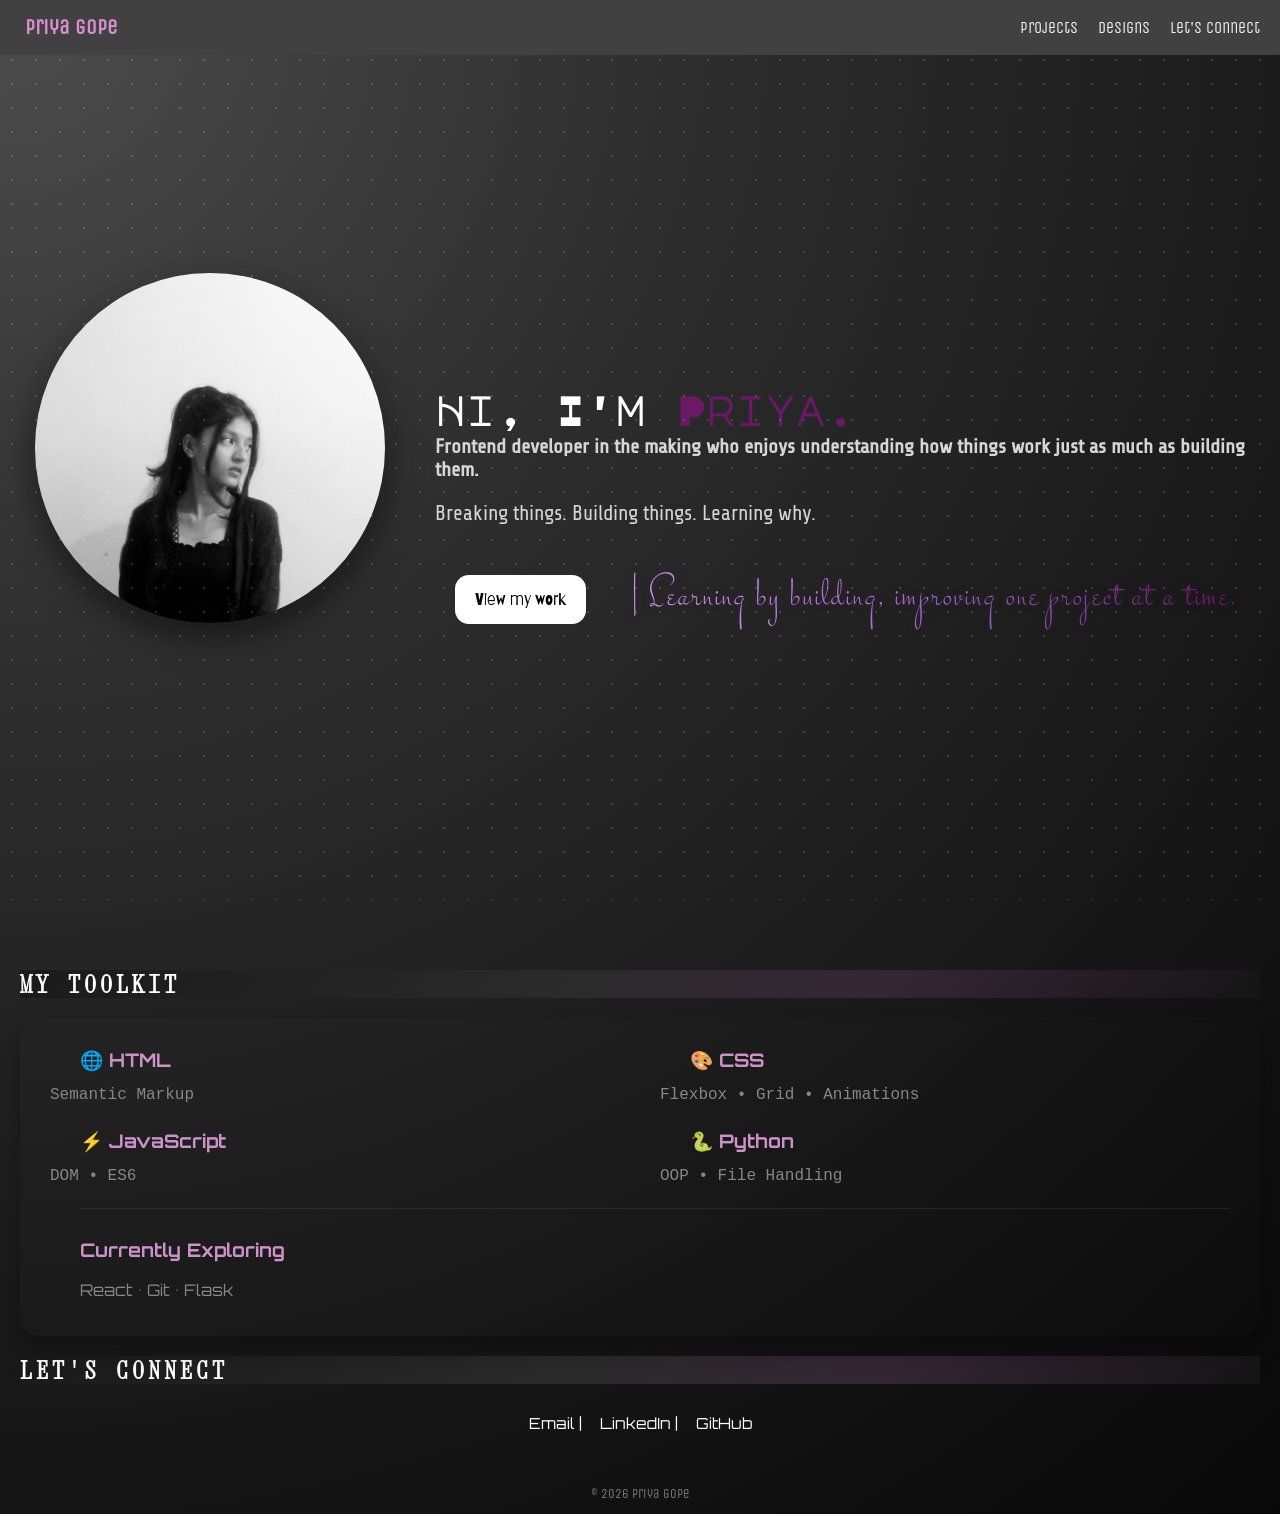
<file: index.html>
<!DOCTYPE html>
<html lang="en">
<head>
    <meta charset="UTF-8">
    <meta name="viewport" content="width=device-width, initial-scale=1.0">
    <!-- FONTS -->

    <link rel="preconnect" href="https://fonts.googleapis.com">
<link rel="preconnect" href="https://fonts.gstatic.com" crossorigin>
<link href="https://fonts.googleapis.com/css2?family=Tangerine:wght@400;700&display=swap" rel="stylesheet">

<link rel="preconnect" href="https://fonts.googleapis.com">
<link rel="preconnect" href="https://fonts.gstatic.com" crossorigin>
<link href="https://fonts.googleapis.com/css2?family=Cormorant+Garamond:ital,wght@0,300..700;1,300..700&display=swap" rel="stylesheet">

<link rel="preconnect" href="https://fonts.googleapis.com">
<link rel="preconnect" href="https://fonts.gstatic.com" crossorigin>
<link href="https://fonts.googleapis.com/css2?family=Cormorant+Garamond:ital,wght@0,300..700;1,300..700&family=Passions+Conflict&display=swap" rel="stylesheet">


<link rel="preconnect" href="https://fonts.googleapis.com">
<link rel="preconnect" href="https://fonts.gstatic.com" crossorigin>
<link href="https://fonts.googleapis.com/css2?family=Cormorant+Garamond:ital,wght@0,300..700;1,300..700&family=Mrs+Sheppards&family=Passions+Conflict&display=swap" rel="stylesheet">

<link rel="preconnect" href="https://fonts.googleapis.com">
<link rel="preconnect" href="https://fonts.gstatic.com" crossorigin>
<link href="https://fonts.googleapis.com/css2?family=Cormorant+Garamond:ital,wght@0,300..700;1,300..700&family=Monsieur+La+Doulaise&family=Mrs+Sheppards&family=Passions+Conflict&display=swap" rel="stylesheet">

<link rel="preconnect" href="https://fonts.googleapis.com">
<link rel="preconnect" href="https://fonts.gstatic.com" crossorigin>
<link href="https://fonts.googleapis.com/css2?family=Barriecito&family=Cormorant+Garamond:ital,wght@0,300..700;1,300..700&family=Monsieur+La+Doulaise&family=Mrs+Sheppards&family=Passions+Conflict&display=swap" rel="stylesheet">


<link rel="preconnect" href="https://fonts.googleapis.com">
<link rel="preconnect" href="https://fonts.gstatic.com" crossorigin>
<link href="https://fonts.googleapis.com/css2?family=Barriecito&family=Cormorant+Garamond:ital,wght@0,300..700;1,300..700&family=Monsieur+La+Doulaise&family=Mrs+Sheppards&family=Passions+Conflict&family=Special+Elite&display=swap" rel="stylesheet">

<link rel="preconnect" href="https://fonts.googleapis.com">
<link rel="preconnect" href="https://fonts.gstatic.com" crossorigin>
<link href="https://fonts.googleapis.com/css2?family=Barriecito&family=Cormorant+Garamond:ital,wght@0,300..700;1,300..700&family=Monsieur+La+Doulaise&family=Mrs+Sheppards&family=Passions+Conflict&family=Playfair+Display:ital,wght@0,400..900;1,400..900&family=Special+Elite&display=swap" rel="stylesheet">

<link rel="preconnect" href="https://fonts.googleapis.com">
<link rel="preconnect" href="https://fonts.gstatic.com" crossorigin>
<link href="https://fonts.googleapis.com/css2?family=Barriecito&family=Cormorant+Garamond:ital,wght@0,300..700;1,300..700&family=Monsieur+La+Doulaise&family=Mrs+Sheppards&family=Passions+Conflict&family=Playfair+Display:ital,wght@0,400..900;1,400..900&family=Share+Tech&family=Special+Elite&display=swap" rel="stylesheet">


<link rel="preconnect" href="https://fonts.googleapis.com">
<link rel="preconnect" href="https://fonts.gstatic.com" crossorigin>
<link href="https://fonts.googleapis.com/css2?family=Barriecito&family=Cormorant+Garamond:ital,wght@0,300..700;1,300..700&family=Major+Mono+Display&family=Monsieur+La+Doulaise&family=Mrs+Sheppards&family=Passions+Conflict&family=Playfair+Display:ital,wght@0,400..900;1,400..900&family=Share+Tech&family=Special+Elite&display=swap" rel="stylesheet">

<link rel="preconnect" href="https://fonts.googleapis.com">
<link rel="preconnect" href="https://fonts.gstatic.com" crossorigin>
<link href="https://fonts.googleapis.com/css2?family=Asimovian&family=Barriecito&family=Cormorant+Garamond:ital,wght@0,300..700;1,300..700&family=Major+Mono+Display&family=Monsieur+La+Doulaise&family=Mrs+Sheppards&family=Passions+Conflict&family=Playfair+Display:ital,wght@0,400..900;1,400..900&family=Share+Tech&family=Special+Elite&family=Unica+One&display=swap" rel="stylesheet">

<link rel="preconnect" href="https://fonts.googleapis.com">
<link rel="preconnect" href="https://fonts.gstatic.com" crossorigin>
<link href="https://fonts.googleapis.com/css2?family=Asimovian&family=Barriecito&family=Cormorant+Garamond:ital,wght@0,300..700;1,300..700&family=Libre+Barcode+128+Text&family=Major+Mono+Display&family=Monsieur+La+Doulaise&family=Mrs+Sheppards&family=Passions+Conflict&family=Playfair+Display:ital,wght@0,400..900;1,400..900&family=Share+Tech&family=Special+Elite&family=Unica+One&display=swap" rel="stylesheet">

<link rel="preconnect" href="https://fonts.googleapis.com">
<link rel="preconnect" href="https://fonts.gstatic.com" crossorigin>
<link href="https://fonts.googleapis.com/css2?family=Asimovian&family=Barriecito&family=Caesar+Dressing&family=Cormorant+Garamond:ital,wght@0,300..700;1,300..700&family=Libre+Barcode+128+Text&family=Major+Mono+Display&family=Monsieur+La+Doulaise&family=Mrs+Sheppards&family=Passions+Conflict&family=Playfair+Display:ital,wght@0,400..900;1,400..900&family=Share+Tech&family=Special+Elite&family=Unica+One&display=swap" rel="stylesheet">

<link rel="preconnect" href="https://fonts.googleapis.com">
<link rel="preconnect" href="https://fonts.gstatic.com" crossorigin>
<link href="https://fonts.googleapis.com/css2?family=Asimovian&family=Barriecito&family=Bigelow+Rules&family=Caesar+Dressing&family=Cormorant+Garamond:ital,wght@0,300..700;1,300..700&family=Libre+Barcode+128+Text&family=Major+Mono+Display&family=Monsieur+La+Doulaise&family=Mrs+Sheppards&family=Passions+Conflict&family=Playfair+Display:ital,wght@0,400..900;1,400..900&family=Share+Tech&family=Special+Elite&family=Unica+One&display=swap" rel="stylesheet">


<link rel="preconnect" href="https://fonts.googleapis.com">
<link rel="preconnect" href="https://fonts.gstatic.com" crossorigin>
<link href="https://fonts.googleapis.com/css2?family=Asimovian&family=Barriecito&family=Bigelow+Rules&family=Caesar+Dressing&family=Cormorant+Garamond:ital,wght@0,300..700;1,300..700&family=Libre+Barcode+128+Text&family=Major+Mono+Display&family=Monsieur+La+Doulaise&family=Mrs+Sheppards&family=Passions+Conflict&family=Playfair+Display:ital,wght@0,400..900;1,400..900&family=Share+Tech&family=Special+Elite&family=Stalemate&family=Unica+One&display=swap" rel="stylesheet">
 
<link rel="preconnect" href="https://fonts.googleapis.com">
<link rel="preconnect" href="https://fonts.gstatic.com" crossorigin>
<link href="https://fonts.googleapis.com/css2?family=Asimovian&family=Barriecito&family=Bigelow+Rules&family=Caesar+Dressing&family=Cormorant+Garamond:ital,wght@0,300..700;1,300..700&family=Libre+Barcode+128+Text&family=Major+Mono+Display&family=Monsieur+La+Doulaise&family=Mrs+Sheppards&family=Orbitron:wght@400..900&family=Passions+Conflict&family=Playfair+Display:ital,wght@0,400..900;1,400..900&family=Share+Tech&family=Special+Elite&family=Stalemate&family=Unica+One&display=swap" rel="stylesheet">

<link rel="preconnect" href="https://fonts.googleapis.com">
<link rel="preconnect" href="https://fonts.gstatic.com" crossorigin>
<link href="https://fonts.googleapis.com/css2?family=Asimovian&family=Barriecito&family=Bigelow+Rules&family=Caesar+Dressing&family=Cormorant+Garamond:ital,wght@0,300..700;1,300..700&family=Libre+Barcode+128+Text&family=Major+Mono+Display&family=Monsieur+La+Doulaise&family=Mrs+Sheppards&family=Orbitron:wght@400..900&family=Passions+Conflict&family=Playfair+Display:ital,wght@0,400..900;1,400..900&family=Share+Tech&family=Special+Elite&family=Stalemate&family=Unica+One&family=Xanh+Mono:ital@0;1&display=swap" rel="stylesheet">


<link rel="preconnect" href="https://fonts.googleapis.com">
<link rel="preconnect" href="https://fonts.gstatic.com" crossorigin>
<link href="https://fonts.googleapis.com/css2?family=Asimovian&family=Barriecito&family=Bigelow+Rules&family=Caesar+Dressing&family=Cormorant+Garamond:ital,wght@0,300..700;1,300..700&family=Libre+Barcode+128+Text&family=Major+Mono+Display&family=Monofett&family=Monsieur+La+Doulaise&family=Mrs+Sheppards&family=Orbitron:wght@400..900&family=Passions+Conflict&family=Playfair+Display:ital,wght@0,400..900;1,400..900&family=Share+Tech&family=Special+Elite&family=Stalemate&family=Unica+One&family=Xanh+Mono:ital@0;1&display=swap" rel="stylesheet">


<link rel="stylesheet" href="styles.css">
    
    <title>Portfolio</title>
</head>


<body>

    <!-- HEADER -->

    <header>
    
        <h3>Priya gope </h3>
    

    <!-- Navigation -->
    <nav>
        <a href="https://github.com/priiya1704" target="_blank">Projects</a>
        <a href="design.html">Designs</a>
        <a href="#contact">Let's connect</a>
        
    </nav>
    </header>


<!-- HERO SECTION -->

    <main class="hero">


    <!-- Heading -->
     
       
    <div class="profile-pic">
     <img src="profile.jpeg" alt="Profile picture"> 
     </div>
    
    
      <div>
        <h1>
        Hi, I'm <span>Priya.</span>
      </h1>

      <h2>
        Frontend developer in the making who enjoys understanding how things work just as much as building them. </h2> 
       <p>Breaking things. Building things. Learning why.</p>
      

     

      <button id="pixelPaletteBtn"> View my work</button>


       <p class="quote"> | Learning by building, improving one project at a time.</p>
    
    </div>

    
       
    

    </main>
        







    <!-- Page 02 -->

    
     <section class="page02">

  <div class="toolkit hidden">

    <h2>MY TOOLKIT</h2>

    <div class="tool-grid">

      <div class="tool-card">
        <h3>🌐 HTML</h3>
        <p class="desc">Semantic Markup</p>
      </div>

      <div class="tool-card">
        <h3>🎨 CSS</h3>
        <p class="desc">Flexbox • Grid • Animations</p>
      </div>

      <div class="tool-card">
        <h3>⚡ JavaScript</h3>
        <p class="desc">DOM • ES6</p>
      </div>

      <div class="tool-card">
        <h3>🐍 Python</h3>
        <p class="desc">OOP • File Handling</p>
      </div>


  <div class="exploring">
    <h3>Currently Exploring</h3>
    <p>React • Git • Flask</p>
  </div>

    </div>


  </div>

  <div  id="contact" class="connect">

    <h2>LET'S CONNECT</h2>

    <nav class="social-links">
      <a href="mailto:priiya1777@gmail.com">Email  | </a>
      <a href="https://linkedin.com/in/priya-gope-m" target="_blank"> LinkedIn  | </a>
      <a href="https://github.com/priiya1704" target="_blank">GitHub  </a>
    </nav>

  </div>

</section>

<footer>
  <p>© 2026 Priya Gope</p>
</footer>
<script src="script.js"></script>
</body>
</html>
</file>
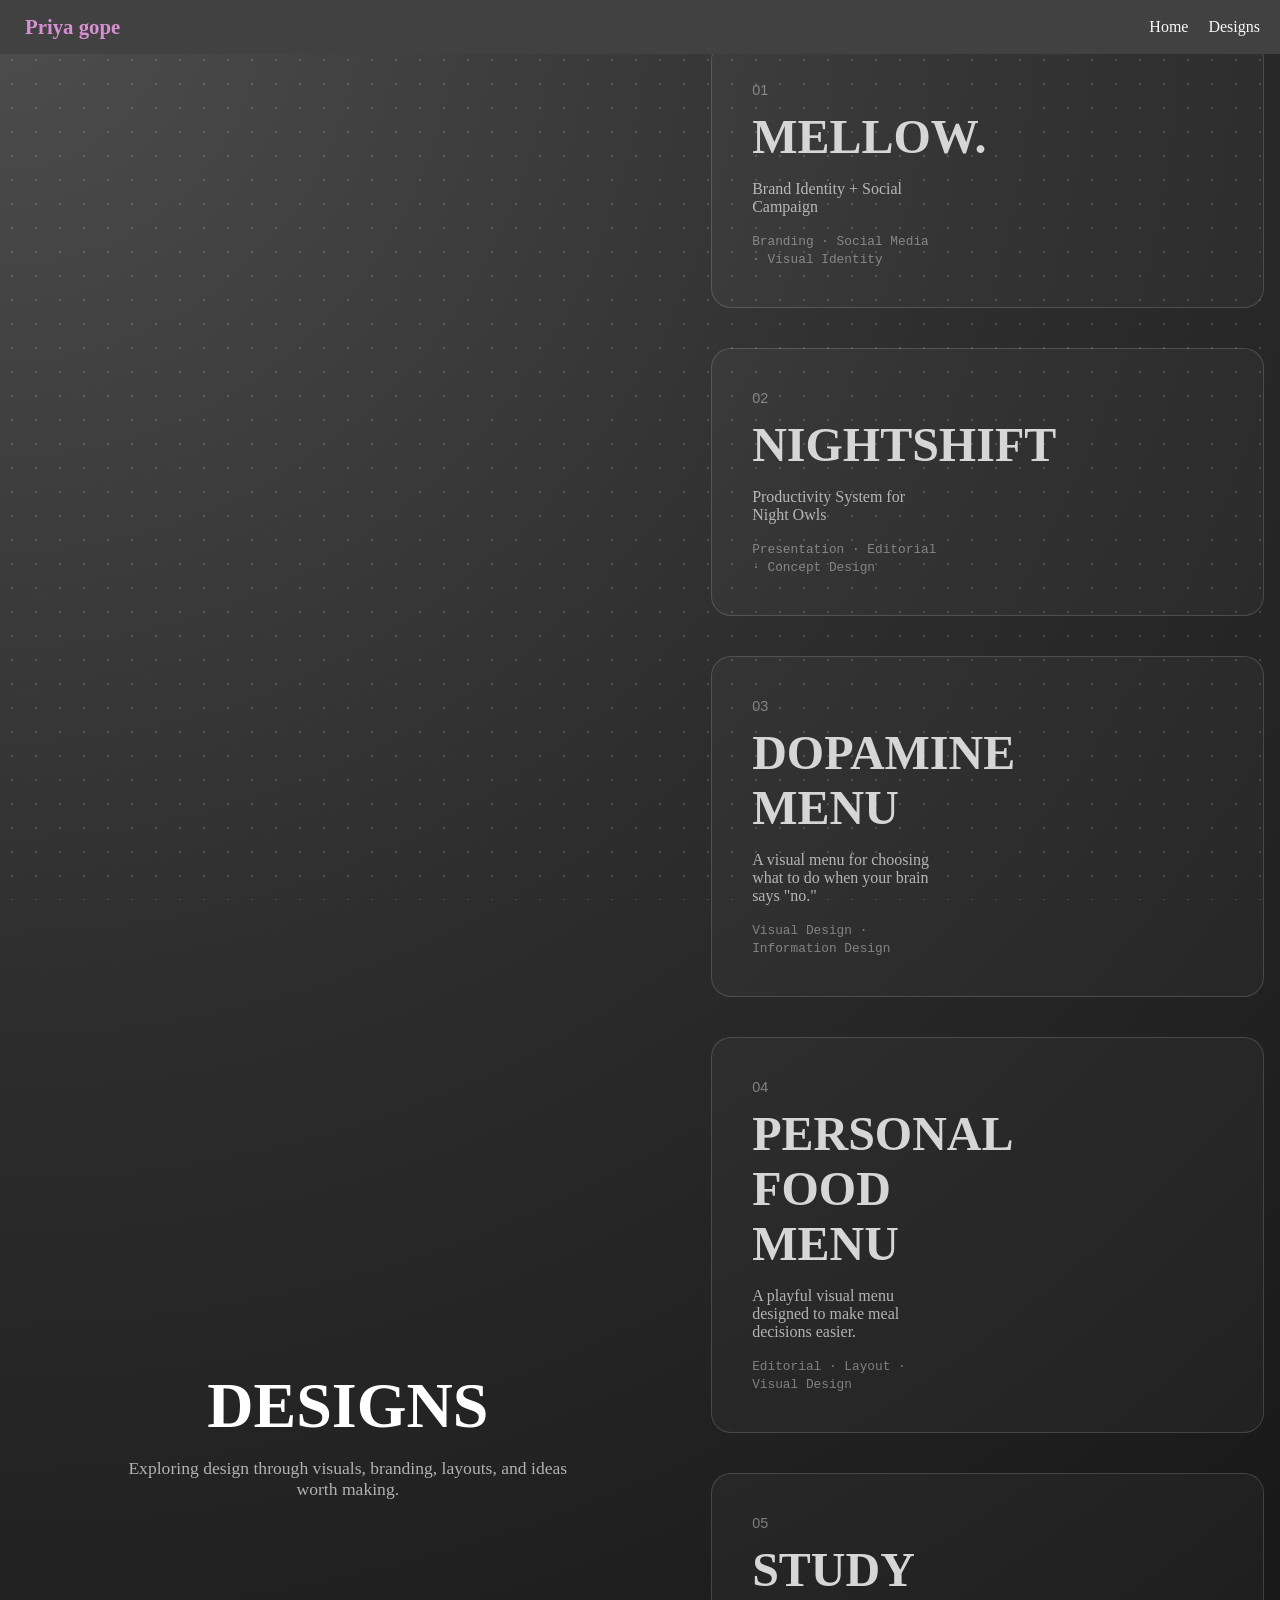
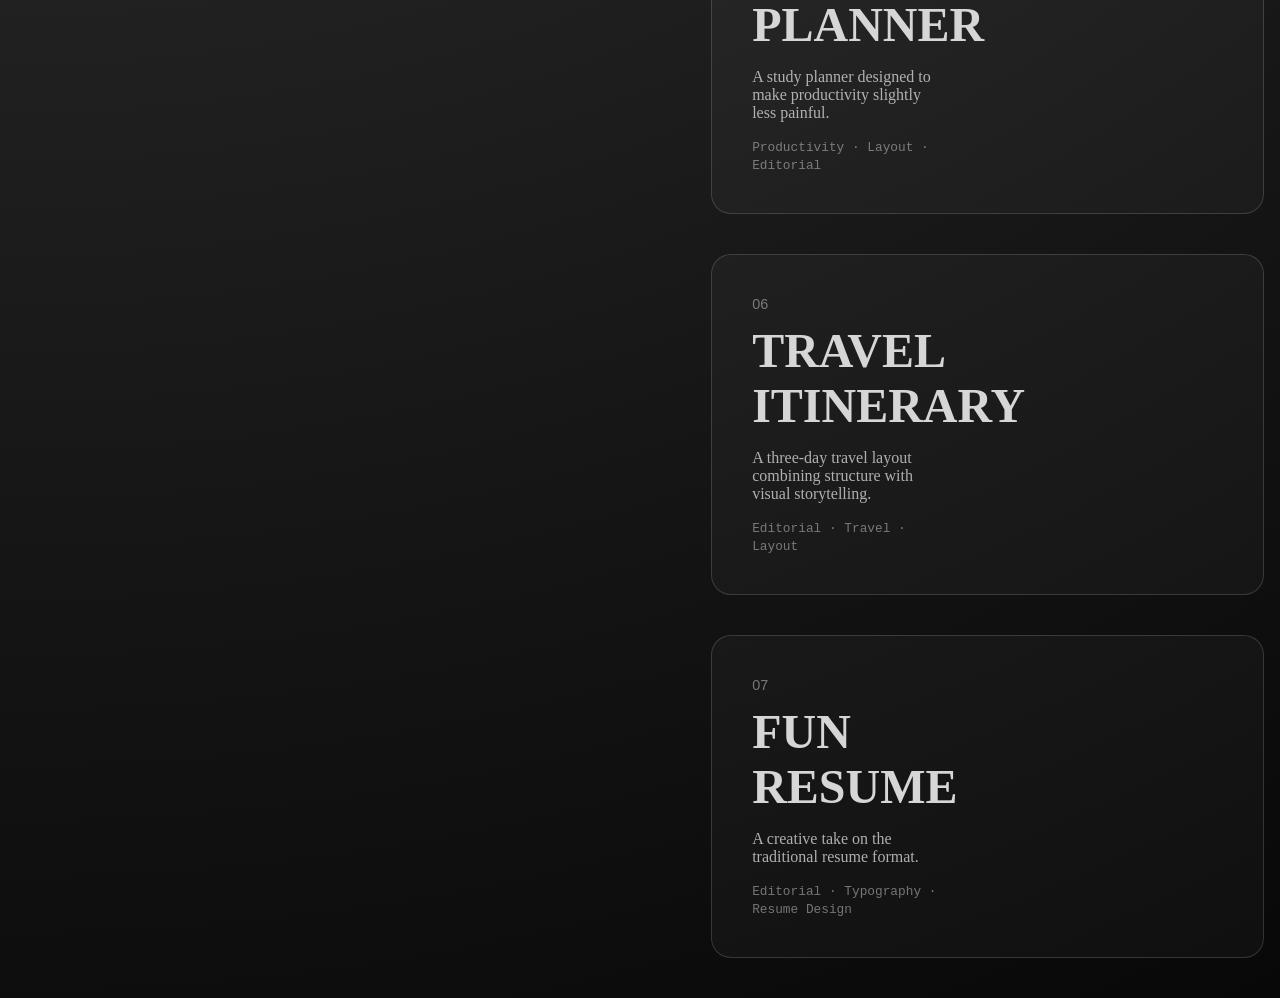
<file: design.html>
<!DOCTYPE html>
<html lang="en">
<head>
    <meta charset="UTF-8">
    <meta name="viewport" content="width=device-width, initial-scale=1.0">

    <title>Designs | Priya Gope</title>

    <link rel="stylesheet" href="styles.css">
</head>

<body>

    <header>
        <h3>Priya gope</h3>

        <nav>
            <a href="index.html">Home</a>
            <a href="design.html">Designs</a>
        </nav>
    </header>

    <main>

        <section class="design-section">

            <h1>DESIGNS</h1>

            <p>
                Exploring design through visuals, branding, layouts, and ideas worth making.
            </p>

        </section>

        <div class="design-projects">

    <!-- 01 — MELLOW. -->
    <div class="design-project hidden">

        <div class="project-info">
            <span class="project-number">01</span>

            <h2>MELLOW.</h2>

            <p>Brand Identity + Social Campaign</p>

            <span class="project-type">
                Branding · Social Media · Visual Identity
            </span>
        </div>

        <div class="project-preview">
            <!-- MELLOW. designs will go here -->
        </div>

    </div>


    <!-- 02 — NIGHTSHIFT -->
    <div class="design-project hidden">

        <div class="project-info">
            <span class="project-number">02</span>

            <h2>NIGHTSHIFT</h2>

            <p>Productivity System for Night Owls</p>

            <span class="project-type">
                Presentation · Editorial · Concept Design
            </span>
        </div>

        <div class="project-preview">
            <!-- NIGHTSHIFT designs will go here -->
        </div>

    </div>


    <!-- 03 — DOPAMINE MENU -->
    <div class="design-project hidden">

        <div class="project-info">
            <span class="project-number">03</span>

            <h2>DOPAMINE MENU</h2>

            <p>A visual menu for choosing what to do when your brain says "no."</p>

            <span class="project-type">
                Visual Design · Information Design
            </span>
        </div>

        <div class="project-preview">
            <!-- Dopamine Menu preview will go here -->
        </div>

    </div>


    <!-- 04 — PERSONAL FOOD MENU -->
    <div class="design-project hidden">

        <div class="project-info">
            <span class="project-number">04</span>

            <h2>PERSONAL FOOD MENU</h2>

            <p>A playful visual menu designed to make meal decisions easier.</p>

            <span class="project-type">
                Editorial · Layout · Visual Design
            </span>
        </div>

        <div class="project-preview">
            <!-- Food Menu preview will go here -->
        </div>

    </div>


    <!-- 05 — STUDY PLANNER -->
    <div class="design-project hidden">

        <div class="project-info">
            <span class="project-number">05</span>

            <h2>STUDY PLANNER</h2>

            <p>A study planner designed to make productivity slightly less painful.</p>

            <span class="project-type">
                Productivity · Layout · Editorial
            </span>
        </div>

        <div class="project-preview">
            <!-- Study Planner preview will go here -->
        </div>

    </div>


    <!-- 06 — TRAVEL ITINERARY -->
    <div class="design-project hidden">

        <div class="project-info">
            <span class="project-number">06</span>

            <h2>TRAVEL ITINERARY</h2>

            <p>A three-day travel layout combining structure with visual storytelling.</p>

            <span class="project-type">
                Editorial · Travel · Layout
            </span>
        </div>

        <div class="project-preview">
            <!-- Travel Itinerary preview will go here -->
        </div>

    </div>


    <!-- 07 — FUN RESUME -->
    <div class="design-project hidden">

        <div class="project-info">
            <span class="project-number">07</span>

            <h2>FUN RESUME</h2>

            <p>A creative take on the traditional resume format.</p>

            <span class="project-type">
                Editorial · Typography · Resume Design
            </span>
        </div>

        <div class="project-preview">
            <!-- Fun Resume preview will go here -->
        </div>

    </div>

</div>

    </main>


<script src="script.js"></script>
</body>
</html>
</file>
<file: styles.css>
body{
    margin:0;
    background:
    radial-gradient(circle at top left,
        #4d4d4d 0%,
        #2d2d2d 35%,
        #151515 75%,
        #080808 100%);
    
}

body::before{
    content:"";
    position:fixed;
    inset:0;
    background-image:
        radial-gradient(rgba(255, 255, 255, 0.156) 1px, transparent 1px);
    background-size:24px 24px;
    pointer-events:none;
}



    header{
    position: fixed;
    top: 0;
    width: 100%;

    

    display: flex;
    justify-content: space-between;
    align-items: center;

    padding: 10px 20px;
    background: white;
    

    z-index: 100;
    box-sizing: border-box;
    
}



header h3{
    font-family: "Unica One", cursive;
    font-size: 1.3rem;
    margin: 5px;
}

header nav a{
    font-family: "Unica One", cursive;
    text-decoration: none;
    color: #f9f7f7;
}

header{
    background-color: #424141;
}

button{
    background:white;
    color:#111;
    border:none;
    transition:.3s;
    font-family: "Barriecito", cursive;
    font-size: 1rem;
    font-weight: 350;
    color: rgb(6, 7, 7);
    padding: 15px 20px;
    border-radius: 14px;
    border: black;
    cursor: pointer;
    margin: 20px;

}

a{
    color: rgb(3, 14, 36);
    text-decoration: none;
    font-size: 1rem;
}

nav{
    display: flex;
    justify-content: center;
    gap:20px;
    
}

button:hover{
    background:#111;
    color:white;
}
a:hover{
    color: rgb(0, 0, 0);
}

    main{
    display: flex;
    gap: 30px;
    justify-content: space-evenly;
    align-items: center;

    margin: 0;
    padding: 0 15px;
    color:#d6d6d6;
}
    


img{
    width: 350px;
    height: 350px;

    object-fit: cover;
    border-radius: 50%;

    margin: 5px 20px;
    flex-shrink: 0;
    border-radius:50%;
   box-shadow:
    0 12px 35px rgba(0, 0, 0, 0.55),
    0 0 18px rgba(150, 150, 150, 0.08);

    transition: transform .4s ease,
                box-shadow .4s ease;
}

img:hover{
    transform: scale(1.03);
    box-shadow: 0 25px 60px rgba(0,0,0,.45);
}


.hidden {
    opacity: 0;
    transform: translateY(50px);
    transition: opacity 0.8s ease, transform 0.8s ease;
}

.show {
    opacity: 1;
    transform: translateY(0);
}

main {
    min-height: 100vh;
}



    h1{
    font-family: "Major Mono Display", cursive;
    font-size: 2.5rem;
    font-weight: 700;
    margin-bottom: 5px;
    margin-top: 140px;
    color:#ffffff;
}

main section{
    position: relative;
    top: 30px;   /* Adjust this value */

}


  .page02 {
    min-height: auto;
    height: auto;

    padding: 50px 20px 40px;

    justify-content: flex-start;
    gap: 40px;
}

    
h1 span{
 color:#6b1966;
}




.hero{
    height: calc(100vh - 84px);
    
}


main div h2{
    font-family: "Share Tech", cursive;
    margin-top: 2px;
    font-size: 1.25rem;
    color: #d6d6d6;
    max-width: 900px;
}
.quote{
    font-family: "Stalemate", cursive;
    display: block;
    color: #fffbfb;
 
    font-size: 2.7rem;
    font-weight: 400;
    margin: 20px;
    letter-spacing: 2px;
    background: linear-gradient(
        90deg,
        #d69bee,
        #9c6dce,
        #6b1865
    );

    -webkit-background-clip: text;
    -webkit-text-fill-color: transparent;

    text-shadow:
        0 0 8px rgba(107,25,102,.35);

    transition: 0.3s ease;
    display: inline-block;
}

.quote:hover{
    filter: brightness(1.1);

    text-shadow:
        0 0 12px rgba(107,25,102,.45);

    transform: translateY(-2px);
}

main p{
    font-family: "Share Tech", cursive;
    font-size: 1.30rem;
}


.tool-grid{
    display: grid;
    grid-template-columns: 1fr 1fr;
    gap:15px 40px;
    padding: 20px 30px;
    margin-top: 2px;
    border-radius: 20px;

   
    box-shadow: 0 12px 30px rgba(0,0,0,.35);
    font-family: "Orbitron", cursive;
    
}
.tool-card:hover{
    transform: translateY(-8px);
    background: #3a3a3a;
    box-shadow: 0 18px 35px rgba(0,0,0,.45);
    border-radius: 20px;


}
.tool-card h3{
    transition: transform .3s ease,
                background .3s ease,
                box-shadow .3s ease,
                letter-spacing .3s ease;
    padding: 8px 0;
    margin-left: 30px;
    margin-top: 2px;

}

.tool-card:hover h3{
    letter-spacing: 2px;
}

.tool-card p{
     font-family: "JetBrains Mono", monospace;
     color: #898686;
     margin-left: 30px;
    }

.page02 h2{
    font-family: "Xanh Mono", cursive;
    color: white;
 background: linear-gradient(
    135deg,
    #1a1a1a 0%,
    #2b2b2b 45%,
    #342634 70%,
    #151515 100%
);
    font-size: 1.5rem;
    letter-spacing: 4px;
}

.page02 h3{
    color:#cd92c9;
}

.exploring{
    grid-column: 1 / -1;
    border-top: 1px solid rgba(255,255,255,.08);
    padding-top: 10px;
    margin-top: 8px;
    margin-left: 30px;
}

.tool-card h3{
    margin-bottom: 6px;
}

.tool-card p{
    margin: 0;
}
.exploring p{
    color: #898686;
}

.content hidden a{
    column-rule: #898686;
}

.social-links{
    display: flex;
    justify-content: center;
    align-items: center;
    gap: 18px;
    flex-wrap: wrap;

    margin-top: 30px;
}

.social-links a{
    text-decoration: none;
    color: white;
    font-family: "Orbitron", sans-serif;
    font-size: 0.95rem;

    transition: color .3s ease, letter-spacing .3s ease;
}

.social-links a:hover{
    color: #cd92c9;
    letter-spacing: 2px;
}

.social-links span{
    color: #666;
    user-select: none;
}


footer{
    margin: 0;
    text-align: center;
}

footer p{
    color: #7f7f7f;
    font-family: "Unica One", cursive;
    font-size: 0.8rem;
}

footer p{
    transition: color .3s ease;
}

footer p:hover{
    color: #cd92c9;
}
header h3{
    color:#d88ed2;
}
header h3:hover{
    color: #000000;
}

html {
    scroll-behavior: smooth;
}


/* MOBILE */

@media (max-width: 768px) {

    /* NAVBAR */

    header {
        padding: 10px 15px;
    }

    header h3 {
        font-size: 1rem;
    }

    header nav {
        gap: 12px;
    }

    header nav a {
        font-size: 0.85rem;
    }


    /* HERO */

    main.hero {
        flex-direction: column;
        text-align: center;
        justify-content: center;
        gap: 10px;

        height: auto;
        min-height: 0;

        padding: 100px 20px 40px;
    }

    .profile-pic img {
        width: 180px;
        height: 180px;
        margin: 0 auto;
    }

    main.hero section {
        top: 0;
    }

    h1 {
        font-size: 2rem;
        margin-top: 10px;
    }

    main div h2 {
        font-size: 1rem;
    }

    main p {
        font-size: 1rem;
    }

    .quote {
        font-size: 1.8rem;
        margin: 15px 0;
    }

    button {
        margin: 10px 5px;
        padding: 12px 16px;
    }


    /* SKILLS + CONTACT PAGE */

    .page02 {
        min-height: 0;
        height: auto;

        padding: 40px 20px;

        display: flex;
        flex-direction: column;
        justify-content: flex-start;
        gap: 30px;
    }


    /* SKILLS */

    .tool-grid {
        grid-template-columns: 1fr;
        gap: 15px;
        padding: 15px;
    }

    .tool-card h3 {
        margin-left: 15px;
    }

    .tool-card p {
        margin-left: 15px;
    }

    .exploring {
        margin-left: 15px;
    }


    /* LET'S CONNECT */

    .connect {
        width: 100%;
        text-align: center;

        opacity: 1;
        transform: none;

        padding: 20px 10px;
    }

    .connect h2 {
        margin: 10px 0;
    }

    .social-links {
        gap: 10px;
        margin-top: 20px;
    }

    .social-links a {
        font-size: 0.8rem;
    }


    /* FOOTER */

    footer {
        padding-bottom: 20px;
    }
}


/* SMALL PHONES */

@media (max-width: 480px) {

    header h3 {
        font-size: 0.85rem;
    }

    header nav {
        gap: 8px;
    }

    header nav a {
        font-size: 0.7rem;
    }

    .profile-pic img {
        width: 150px;
        height: 150px;
    }

    h1 {
        font-size: 1.6rem;
    }

    .quote {
        font-size: 1.5rem;
    }



    /* ...your existing mobile rules stay exactly the same... */

    .hidden {
        opacity: 1;
        transform: none;
        transition: none;
    }


}



.design-section {
    padding: 150px 8% 80px;
    text-align: center;
}

.design-section h1 {
    font-size: 4rem;
    margin-bottom: 15px;
}

.design-section p {
    max-width: 650px;
    margin: 0 auto;
    font-size: 1.1rem;
    opacity: 0.8;
}

/*PROJECT BOX*/

.design-project {
    width: 85%;
    margin: 40px auto;
    padding: 40px;

    display: flex;
    justify-content: space-between;
    align-items: center;

    border: 1px solid rgba(255, 255, 255, 0.15);
    border-radius: 20px;

    background: rgba(255, 255, 255, 0.03);
}

.project-info {
    width: 40%;
}

.project-number {
    font-family: 'Share Tech', sans-serif;
    font-size: 0.9rem;
    opacity: 0.5;
}

.project-info h2 {
    font-size: 3rem;
    margin: 10px 0;
}

.project-info p {
    font-size: 1rem;
    opacity: 0.8;
    margin-bottom: 15px;
}

.project-type {
    font-family: 'Xanh Mono', monospace;
    font-size: 0.8rem;
    opacity: 0.5;
}
</file>
